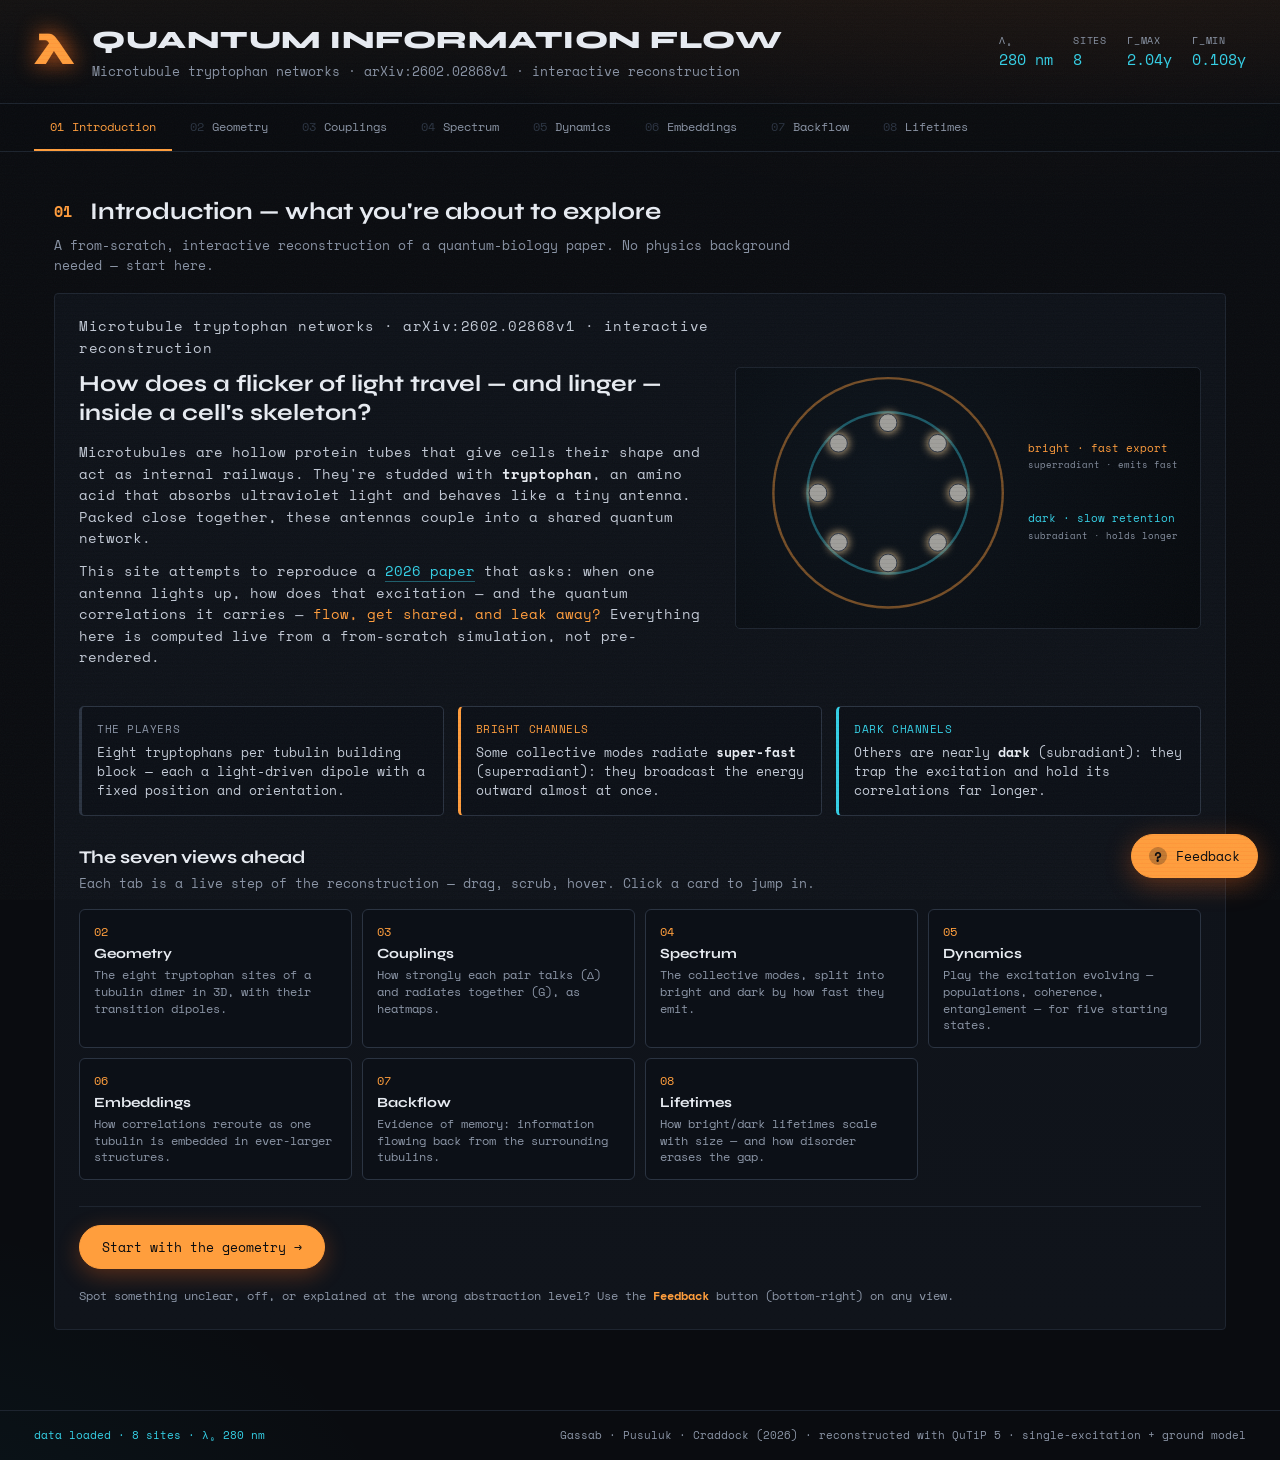
<file: index.html>
<!doctype html>
<html lang="en">
<head>
  <meta charset="utf-8">
  <meta name="viewport" content="width=device-width, initial-scale=1">
  <title>Microtubule QIF · Interactive</title>
  <link rel="preconnect" href="https://fonts.googleapis.com">
  <link rel="preconnect" href="https://fonts.gstatic.com" crossorigin>
  <link href="https://fonts.googleapis.com/css2?family=Syne:wght@600;700;800&family=Space+Mono:ital,wght@0,400;0,700;1,400&display=swap" rel="stylesheet">
  <link rel="stylesheet" href="styles.css">
  <link rel="stylesheet" href="feedback.css">
</head>
<body>
  <div class="scanline" aria-hidden="true"></div>
  <div class="grain" aria-hidden="true"></div>

  <header class="masthead">
    <div class="mast-left">
      <span class="sigil" aria-hidden="true">λ</span>
      <div class="mast-title">
        <h1>QUANTUM INFORMATION FLOW</h1>
        <p>Microtubule tryptophan networks · <span class="mono">arXiv:2602.02868v1</span> · interactive reconstruction</p>
      </div>
    </div>
    <div class="mast-readout mono" id="mast-readout">
      <span data-k="λ₀">280 nm</span>
      <span data-k="sites">8</span>
      <span data-k="Γ_max">2.04γ</span>
      <span data-k="Γ_min">0.108γ</span>
    </div>
  </header>

  <nav class="stepbar" id="stepbar" aria-label="Implementation steps"></nav>

  <main class="stage">
    <!-- 0. INTRODUCTION -->
    <section class="panel" data-step="intro">
      <div class="panel-head">
        <h2><span class="idx">01</span> Introduction — what you're about to explore</h2>
        <p>A from-scratch, interactive reconstruction of a quantum-biology paper.
           No physics background needed — start here.</p>
      </div>
      <div class="panel-body intro-body">
        <div class="intro-hero">
          <div class="intro-lead">
            <p class="intro-eyebrow mono">Microtubule tryptophan networks · arXiv:2602.02868v1 · interactive reconstruction</p>
            <h3>How does a flicker of light travel — and linger — inside a cell's skeleton?</h3>
            <p>Microtubules are hollow protein tubes that give cells their shape and act
               as internal railways. They're studded with <b>tryptophan</b>, an amino acid
               that absorbs ultraviolet light and behaves like a tiny antenna. Packed close
               together, these antennas couple into a shared quantum network.</p>
            <p>This site attempts to reproduce a <a class="intro-link" href="https://arxiv.org/abs/2602.02868" target="_blank" rel="noopener">2026 paper</a> that asks: when one antenna lights up, how
               does that excitation — and the quantum correlations it carries —
               <em>flow, get shared, and leak away?</em> Everything here is computed live
               from a from-scratch simulation, not pre-rendered.</p>
          </div>
          <div id="intro-concept" class="intro-concept" aria-label="Animated concept: an excitation splitting into a fast bright channel and a slow dark channel"></div>
        </div>

        <div class="intro-cards">
          <div class="intro-card"><span class="ic-k">The players</span>
            <p>Eight tryptophans per tubulin building block — each a light-driven dipole
               with a fixed position and orientation.</p></div>
          <div class="intro-card is-bright"><span class="ic-k">Bright channels</span>
            <p>Some collective modes radiate <b>super-fast</b> (superradiant): they broadcast
               the energy outward almost at once.</p></div>
          <div class="intro-card is-dark"><span class="ic-k">Dark channels</span>
            <p>Others are nearly <b>dark</b> (subradiant): they trap the excitation and hold
               its correlations far longer.</p></div>
        </div>

        <h3 class="intro-h">The seven views ahead</h3>
        <p class="intro-sub">Each tab is a live step of the reconstruction — drag, scrub,
           hover. Click a card to jump in.</p>
        <div id="intro-steps" class="intro-steps"></div>

        <div class="intro-foot">
          <button class="intro-start" data-go="geometry">Start with the geometry →</button>
          <p class="intro-note">Spot something unclear, off, or explained at the wrong abstraction level?
             Use the <b>Feedback</b> button (bottom-right) on any view.</p>
        </div>
      </div>
    </section>

    <!-- 1. GEOMETRY (Three.js) -->
    <section class="panel" data-step="geometry">
      <div class="panel-head">
        <h2><span class="idx">01</span> Geometry — Trp sites &amp; dipoles</h2>
        <p>Eight tryptophan chromophores extracted from PDB 1JFF, each an indole-ring
           centroid with its ¹Lₐ transition dipole. Drag to orbit · scroll to zoom.</p>
      </div>
      <div class="panel-body geo-body">
        <div id="geo-canvas" class="viewport"></div>
        <aside class="geo-side">
          <div class="toggle-row">
            <button id="geo-mode-dimer" class="chip is-on">Dimer · 8</button>
            <button id="geo-mode-spiral" class="chip">One spiral · 104</button>
            <button id="geo-dipoles" class="chip is-on">Dipoles</button>
          </div>
          <ul class="site-legend mono" id="site-legend"></ul>
        </aside>
      </div>
    </section>

    <!-- 2. COUPLINGS (D3 heatmaps) -->
    <section class="panel" data-step="couplings">
      <div class="panel-head">
        <h2><span class="idx">02</span> Couplings — Δ and G matrices</h2>
        <p>Coherent dipole coupling Δ (Eq. 9) and collective radiative decay G
           (Eq. 10), in units of the single-site rate γ. Hover a cell for the value.</p>
      </div>
      <div class="panel-body matrices">
        <figure><figcaption>Δ<sub>nm</sub> / γ — coherent coupling</figcaption><div id="mat-delta" class="heat"></div></figure>
        <figure><figcaption>G<sub>nm</sub> / γ — collective decay</figcaption><div id="mat-g" class="heat"></div></figure>
      </div>
    </section>

    <!-- 3. SPECTRUM (D3) -->
    <section class="panel" data-step="spectrum">
      <div class="panel-head">
        <h2><span class="idx">03</span> Spectrum — bright &amp; dark modes</h2>
        <p>Excitonic eigenmodes classified by collective radiative rate Γ<sub>j</sub>/γ.
           Above the dashed line are superradiant (bright); below, subradiant (dark).</p>
      </div>
      <div class="panel-body"><div id="spectrum-plot" class="plot"></div></div>
    </section>

    <!-- 4. DYNAMICS (D3 + scrubber) -->
    <section class="panel" data-step="dynamics">
      <div class="panel-head">
        <h2><span class="idx">04</span> Dynamics — Lindblad evolution</h2>
        <p>Trace-preserving evolution of the five preparations. Scrub or play the
           timeline; watch populations, pairwise coherence and entanglement flow.</p>
      </div>
      <div class="panel-body">
        <div class="toolbar">
          <div class="prep-tabs" id="prep-tabs"></div>
          <div class="transport">
            <button id="play" class="chip play" aria-label="Play or pause the dynamics timeline">▶ play</button>
            <input id="scrub" type="range" min="0" max="89" value="0" step="1"
                   aria-label="Scrub the dynamics timeline">
            <span class="mono" id="tstamp">t = 0 ps</span>
          </div>
        </div>
        <div class="dyn-grid">
          <div id="dyn-pop" class="plot"></div>
          <div id="dyn-l1" class="plot"></div>
          <div id="dyn-neg" class="plot"></div>
          <div id="dyn-proj" class="plot"></div>
        </div>
      </div>
    </section>

    <!-- 5. EMBEDDINGS (D3) -->
    <section class="panel" data-step="embeddings">
      <div class="panel-head">
        <h2><span class="idx">05</span> Embeddings — routing across scale</h2>
        <p>Top-4 focal-tubulin pairwise coherences as the environment grows from a
           single tubulin to a three-tubulin segment (Fig. 8).</p>
      </div>
      <div class="panel-body"><div id="embed-grid" class="embed-grid"></div></div>
    </section>

    <!-- 6. BACKFLOW (D3) -->
    <section class="panel" data-step="backflow">
      <div class="panel-head">
        <h2><span class="idx">06</span> Non-Markovian backflow</h2>
        <p>Trace-distance D<sub>k</sub>(t) between two preparations of a two-tubulin
           subsystem. Rising intervals (shaded) are information flowing back from
           the surrounding tubulins (Fig. 9).</p>
      </div>
      <div class="panel-body"><div id="backflow-plot" class="plot"></div></div>
    </section>

    <!-- 7. LIFETIMES (D3) -->
    <section class="panel" data-step="lifetimes">
      <div class="panel-head">
        <h2><span class="idx">07</span> Lifetime scaling &amp; disorder</h2>
        <p>Super/subradiant radiative lifetimes vs assembly size. Ordered lattices
           reach the millisecond range; disorder collapses the contrast (Fig. 12).</p>
      </div>
      <div class="panel-body"><div id="lifetime-plot" class="plot"></div></div>
    </section>
  </main>

  <footer class="footer mono">
    <span id="foot-status">loading data…</span>
    <span>Gassab · Pusuluk · Craddock (2026) · reconstructed with QuTiP 5 · single-excitation + ground model</span>
  </footer>

  <div id="tooltip" class="tooltip mono" role="status"></div>

  <script src="vendor/d3.v7.min.js"></script>
  <script src="vendor/three.min.js"></script>
  <script src="vendor/OrbitControls.js"></script>
  <script src="app.js"></script>
  <!-- Feedback widget: config.js is optional/gitignored; example shows the shape.
       If absent or disabled, feedback.js hides the button. -->
  <script src="feedback.config.js" onerror="this.remove()"></script>
  <script src="feedback.js"></script>
</body>
</html>
</file>
<file: styles.css>
/* Quantum instrument panel — dark carbon, bright(amber)/dark(cyan) duotone */
:root {
  --bg: #0a0c10;
  --bg-2: #10141b;
  --panel: #0e1219;
  --ink: #e8ecf2;
  --ink-dim: #8b95a6;
  --line: #1e2530;
  --line-2: #2b3442;
  --bright: #ff9e3d;      /* superradiant / bright modes */
  --bright-glow: #ff6b1a;
  --dark: #35d0e6;        /* subradiant / dark modes */
  --dark-glow: #00a3c4;
  --accent: #f2c14e;
  --danger: #ff5d5d;
  --grid: rgba(120, 140, 170, 0.09);
  --mono: "Space Mono", ui-monospace, "SFMono-Regular", Menlo, monospace;
  --display: "Syne", "Space Mono", system-ui, sans-serif;
}

* { box-sizing: border-box; }
html, body { margin: 0; background: var(--bg); color: var(--ink); }
body {
  font-family: var(--mono);
  font-size: 14px;
  line-height: 1.5;
  background:
    radial-gradient(1200px 600px at 80% -10%, rgba(255, 110, 26, 0.06), transparent 60%),
    radial-gradient(1000px 700px at -10% 110%, rgba(0, 163, 196, 0.07), transparent 55%),
    var(--bg);
  min-height: 100vh;
}

/* atmospheric overlays */
.scanline { position: fixed; inset: 0; pointer-events: none; z-index: 999;
  background: repeating-linear-gradient(to bottom, transparent 0 3px, rgba(0,0,0,0.14) 3px 4px);
  mix-blend-mode: overlay; opacity: 0.5; }
.grain { position: fixed; inset: 0; pointer-events: none; z-index: 998; opacity: 0.035;
  background-image: url("data:image/svg+xml,%3Csvg xmlns='http://www.w3.org/2000/svg' width='120' height='120'%3E%3Cfilter id='n'%3E%3CfeTurbulence type='fractalNoise' baseFrequency='0.9' numOctaves='3'/%3E%3C/filter%3E%3Crect width='100%25' height='100%25' filter='url(%23n)'/%3E%3C/svg%3E"); }

/* masthead */
.masthead { display: flex; justify-content: space-between; align-items: center;
  padding: 22px 34px; border-bottom: 1px solid var(--line);
  background: linear-gradient(180deg, rgba(255,158,61,0.04), transparent); }
.mast-left { display: flex; gap: 18px; align-items: center; }
.sigil { font-family: var(--display); font-size: 44px; font-weight: 800;
  color: var(--bright); text-shadow: 0 0 22px var(--bright-glow);
  line-height: 1; transform: translateY(-2px); }
.mast-title h1 { font-family: var(--display); font-weight: 800; letter-spacing: 0.02em;
  font-size: 25px; margin: 0; }
.mast-title p { margin: 3px 0 0; color: var(--ink-dim); font-size: 12.5px; }
.mono { font-family: var(--mono); }
.mast-readout { display: flex; gap: 20px; }
.mast-readout span { display: flex; flex-direction: column; font-size: 15px; color: var(--dark); }
.mast-readout span::before { content: attr(data-k); font-size: 10px; color: var(--ink-dim);
  letter-spacing: 0.08em; text-transform: uppercase; }

/* stepbar */
.stepbar { display: flex; gap: 2px; padding: 0 34px; border-bottom: 1px solid var(--line);
  position: sticky; top: 0; z-index: 50; background: rgba(10,12,16,0.92);
  backdrop-filter: blur(8px); overflow-x: auto; }
.step-btn { appearance: none; background: none; border: none; color: var(--ink-dim);
  font-family: var(--mono); font-size: 12px; padding: 14px 16px; cursor: pointer;
  border-bottom: 2px solid transparent; white-space: nowrap; transition: color .18s, border-color .18s; }
.step-btn:hover { color: var(--ink); }
.step-btn .n { color: var(--line-2); margin-right: 8px; }
.step-btn.is-active { color: var(--bright); border-bottom-color: var(--bright); }
.step-btn.is-active .n { color: var(--bright); }

/* stage & panels */
.stage { max-width: 1240px; margin: 0 auto; padding: 20px 34px 80px; }
.panel { display: none; animation: rise .45s cubic-bezier(.2,.8,.2,1); }
.panel.is-active { display: block; }
@keyframes rise { from { opacity: 0; transform: translateY(14px); } to { opacity: 1; transform: none; } }
.panel-head { margin: 22px 0 18px; max-width: 780px; }
.panel-head h2 { font-family: var(--display); font-weight: 700; font-size: 24px; margin: 0 0 6px; }
.panel-head .idx { color: var(--bright); font-size: 15px; margin-right: 12px;
  font-family: var(--mono); vertical-align: 2px; }
.panel-head p { color: var(--ink-dim); font-size: 13px; margin: 0; }

.panel-body { border: 1px solid var(--line); border-radius: 4px; background:
  linear-gradient(180deg, var(--panel), var(--bg-2)); padding: 18px; }

/* geometry */
.geo-body { display: grid; grid-template-columns: 1fr 240px; gap: 18px; }
.viewport { height: 520px; border: 1px solid var(--line); border-radius: 3px;
  background: radial-gradient(circle at 50% 40%, #0d141c 0%, #070a0e 100%);
  position: relative; overflow: hidden; }
.geo-side { display: flex; flex-direction: column; gap: 14px; }
.toggle-row { display: flex; flex-wrap: wrap; gap: 6px; }
.chip { appearance: none; font-family: var(--mono); font-size: 11.5px; cursor: pointer;
  background: #0c1017; color: var(--ink-dim); border: 1px solid var(--line-2);
  padding: 7px 11px; border-radius: 999px; transition: all .16s; }
.chip:hover { color: var(--ink); border-color: var(--dark-glow); }
.chip.is-on { color: var(--bg); background: var(--dark); border-color: var(--dark);
  box-shadow: 0 0 14px rgba(53,208,230,0.35); }
.chip.play { min-width: 76px; }
.site-legend { list-style: none; margin: 0; padding: 0; font-size: 12px; }
.site-legend li { display: flex; align-items: center; gap: 9px; padding: 5px 0;
  border-bottom: 1px dashed var(--line); }
.site-legend .dot { width: 10px; height: 10px; border-radius: 50%; flex: none;
  box-shadow: 0 0 8px currentColor; }
.site-legend .res { color: var(--ink-dim); margin-left: auto; }

/* matrices */
.matrices { display: grid; grid-template-columns: 1fr 1fr; gap: 26px; }
.matrices figure { margin: 0; }
.matrices figcaption { font-size: 12px; color: var(--ink-dim); margin-bottom: 10px; }
.heat { display: flex; justify-content: center; }

/* plots */
.plot { width: 100%; }
.dyn-grid { display: grid; grid-template-columns: 1fr 1fr; gap: 16px; }
.embed-grid { display: grid; grid-template-columns: repeat(4, 1fr); gap: 3px; }

/* toolbar / transport */
.toolbar { display: flex; justify-content: space-between; align-items: center;
  flex-wrap: wrap; gap: 14px; margin-bottom: 16px; }
.prep-tabs { display: flex; gap: 5px; flex-wrap: wrap; }
.transport { display: flex; align-items: center; gap: 12px; }
.transport input[type=range] { width: 240px; accent-color: var(--bright); }
#tstamp { color: var(--bright); font-size: 12.5px; min-width: 110px; }

/* axes (d3) */
.axis path, .axis line { stroke: var(--line-2); }
.axis text { fill: var(--ink-dim); font-family: var(--mono); font-size: 10px; }
.gridline { stroke: var(--grid); }
.axis-label { fill: var(--ink-dim); font-size: 10.5px; font-family: var(--mono);
  text-transform: uppercase; letter-spacing: 0.06em; }
.plot-title { fill: var(--ink); font-family: var(--display); font-size: 13px; font-weight: 700; }
.legend-txt { fill: var(--ink-dim); font-family: var(--mono); font-size: 10px; }

/* tooltip */
.tooltip { position: fixed; pointer-events: none; z-index: 1000; opacity: 0;
  background: #060809; border: 1px solid var(--dark-glow); color: var(--ink);
  padding: 7px 10px; border-radius: 3px; font-size: 11.5px; transition: opacity .12s;
  box-shadow: 0 8px 30px rgba(0,0,0,0.6); max-width: 240px; }

/* footer */
.footer { display: flex; justify-content: space-between; gap: 20px; flex-wrap: wrap;
  padding: 16px 34px; border-top: 1px solid var(--line); color: var(--ink-dim);
  font-size: 11px; }
#foot-status { color: var(--dark); }

@media (max-width: 900px) {
  .geo-body, .matrices, .dyn-grid { grid-template-columns: 1fr; }
  .embed-grid { grid-template-columns: repeat(2, 1fr); }
  .mast-readout { display: none; }
}

@media (prefers-reduced-motion: reduce) {
  .scanline { display: none; }
  .panel { animation: none; }
  * { transition-duration: 0.01ms !important; }
}

/* ---- Introduction view ---- */
.intro-body { padding: 22px 24px 24px; }
.intro-hero { display: grid; grid-template-columns: 1.15fr 0.85fr; gap: 26px; align-items: center; }
.intro-eyebrow { color: var(--dark); font-size: 11px; letter-spacing: .04em; margin: 0 0 10px; }
.intro-lead h3 { font-family: var(--display); font-weight: 700; font-size: 23px; line-height: 1.25;
  margin: 0 0 14px; color: var(--ink); }
.intro-lead p { color: #c3cad6; font-size: 13.5px; line-height: 1.6; margin: 0 0 11px; }
.intro-lead b { color: var(--ink); }
.intro-lead em { color: var(--bright); font-style: normal; }
.intro-concept { border: 1px solid var(--line); border-radius: 5px; padding: 8px;
  background: radial-gradient(circle at 30% 40%, #0d141c, #070a0e); min-height: 220px;
  display: flex; align-items: center; }
#intro-concept text { font-family: var(--mono); }

.intro-cards { display: grid; grid-template-columns: repeat(3, 1fr); gap: 14px; margin: 26px 0 8px; }
.intro-card { border: 1px solid var(--line-2); border-left-width: 3px; border-left-color: var(--line-2);
  border-radius: 5px; padding: 14px 15px; background: #0c1017; }
.intro-card.is-bright { border-left-color: var(--bright); }
.intro-card.is-dark { border-left-color: var(--dark); }
.intro-card .ic-k { display: block; font-size: 11px; letter-spacing: .05em; text-transform: uppercase;
  color: var(--ink-dim); margin-bottom: 7px; }
.intro-card.is-bright .ic-k { color: var(--bright); }
.intro-card.is-dark .ic-k { color: var(--dark); }
.intro-card p { margin: 0; font-size: 12.5px; line-height: 1.5; color: #c3cad6; }
.intro-card b { color: var(--ink); }

.intro-h { font-family: var(--display); font-weight: 700; font-size: 18px; margin: 28px 0 4px; color: var(--ink); }
.intro-sub { color: var(--ink-dim); font-size: 12.5px; margin: 0 0 16px; }
.intro-steps { display: grid; grid-template-columns: repeat(4, 1fr); gap: 10px; }
.intro-step { text-align: left; cursor: pointer; font-family: var(--mono);
  background: #0c1017; border: 1px solid var(--line-2); border-radius: 6px; padding: 13px 14px;
  display: flex; flex-direction: column; gap: 5px; transition: transform .14s, border-color .14s, background .14s; }
.intro-step:hover { transform: translateY(-3px); border-color: var(--dark); background: #0e141d; }
.intro-step .is-n { color: var(--bright); font-size: 12px; }
.intro-step .is-name { font-family: var(--display); font-weight: 700; font-size: 14px; color: var(--ink); }
.intro-step .is-desc { font-size: 11.5px; line-height: 1.45; color: var(--ink-dim); }

.intro-foot { display: flex; align-items: center; gap: 18px; flex-wrap: wrap; margin-top: 26px;
  padding-top: 18px; border-top: 1px solid var(--line); }
.intro-start { font-family: var(--mono); font-size: 13px; cursor: pointer; color: var(--bg);
  background: var(--bright); border: 1px solid var(--bright); border-radius: 999px; padding: 11px 22px;
  box-shadow: 0 6px 22px rgba(255,107,26,.3); transition: transform .15s; }
.intro-start:hover { transform: translateY(-2px); }
.intro-note { margin: 0; color: var(--ink-dim); font-size: 12px; }
.intro-note b { color: var(--bright); }

@media (max-width: 900px) {
  .intro-hero, .intro-cards { grid-template-columns: 1fr; }
  .intro-steps { grid-template-columns: repeat(2, 1fr); }
}
@media (prefers-reduced-motion: reduce) {
  .intro-step, .intro-start { transition: none; }
}

.intro-link { color: var(--dark); text-decoration: none; border-bottom: 1px solid rgba(53,208,230,.4); }
.intro-link:hover { color: var(--bright); border-bottom-color: var(--bright); }
</file>
<file: feedback.css>
/* Feedback widget — matches the quantum-instrument theme (styles.css vars). */
.fb-launch {
  position: fixed; right: 22px; bottom: 22px; z-index: 900;
  display: inline-flex; align-items: center; gap: 9px;
  font-family: var(--mono); font-size: 13px; cursor: pointer;
  color: var(--bg); background: var(--bright);
  border: 1px solid var(--bright); border-radius: 999px;
  padding: 11px 17px; box-shadow: 0 6px 26px rgba(255, 107, 26, 0.35);
  transition: transform .16s, box-shadow .16s;
}
.fb-launch:hover { transform: translateY(-2px); box-shadow: 0 10px 32px rgba(255, 107, 26, 0.5); }
.fb-launch-ico {
  display: inline-grid; place-items: center; width: 18px; height: 18px;
  border-radius: 50%; background: rgba(10, 12, 16, 0.25); font-weight: 700;
}

.fb-overlay {
  position: fixed; inset: 0; z-index: 950; display: none;
  align-items: center; justify-content: center; padding: 24px;
  background: rgba(4, 6, 9, 0.72); backdrop-filter: blur(4px);
}
.fb-overlay.is-open { display: flex; animation: fb-fade .18s ease; }
@keyframes fb-fade { from { opacity: 0; } to { opacity: 1; } }

.fb-modal {
  position: relative; width: 100%; max-width: 460px;
  background: linear-gradient(180deg, var(--panel), var(--bg-2));
  border: 1px solid var(--line-2); border-radius: 8px; padding: 24px 24px 20px;
  box-shadow: 0 24px 70px rgba(0, 0, 0, 0.6);
  animation: fb-rise .22s cubic-bezier(.2,.8,.2,1);
}
@keyframes fb-rise { from { transform: translateY(12px); opacity: 0; } to { transform: none; opacity: 1; } }
.fb-close {
  position: absolute; top: 12px; right: 14px; background: none; border: none;
  color: var(--ink-dim); font-size: 22px; line-height: 1; cursor: pointer;
}
.fb-close:hover { color: var(--ink); }
.fb-modal h3 { font-family: var(--display); font-weight: 700; font-size: 20px; margin: 0 0 6px; color: var(--ink); }
.fb-sub { color: var(--ink-dim); font-size: 12.5px; margin: 0 0 16px; }
.fb-field { display: block; margin-bottom: 13px; }
.fb-field > span { display: block; font-size: 11px; letter-spacing: .05em; text-transform: uppercase;
  color: var(--dark); margin-bottom: 6px; }
.fb-field em { color: var(--ink-dim); text-transform: none; letter-spacing: 0; font-style: normal; }
.fb-form textarea, .fb-form input[type=email] {
  width: 100%; box-sizing: border-box; font-family: var(--mono); font-size: 13px;
  color: var(--ink); background: #0b0e14; border: 1px solid var(--line-2);
  border-radius: 5px; padding: 10px 11px; resize: vertical;
}
.fb-form textarea:focus, .fb-form input:focus { outline: none; border-color: var(--dark); box-shadow: 0 0 0 2px rgba(53,208,230,.18); }
.fb-hp { position: absolute; left: -9999px; width: 1px; height: 1px; opacity: 0; }
.fb-row { display: flex; align-items: center; justify-content: space-between; gap: 12px; margin-top: 4px; }
.fb-view { color: var(--ink-dim); font-size: 11px; }
.fb-submit {
  font-family: var(--mono); font-size: 13px; cursor: pointer; color: var(--bg);
  background: var(--dark); border: 1px solid var(--dark); border-radius: 5px; padding: 9px 20px;
  transition: filter .15s;
}
.fb-submit:hover { filter: brightness(1.08); }
.fb-submit:disabled { opacity: .6; cursor: default; }
.fb-status { min-height: 16px; margin: 12px 0 0; font-size: 12px; color: var(--ink-dim); }
.fb-status.is-ok { color: var(--dark); }
.fb-status.is-err { color: var(--danger); }

@media (prefers-reduced-motion: reduce) {
  .fb-launch, .fb-overlay.is-open, .fb-modal { animation: none; transition: none; }
}
</file>
